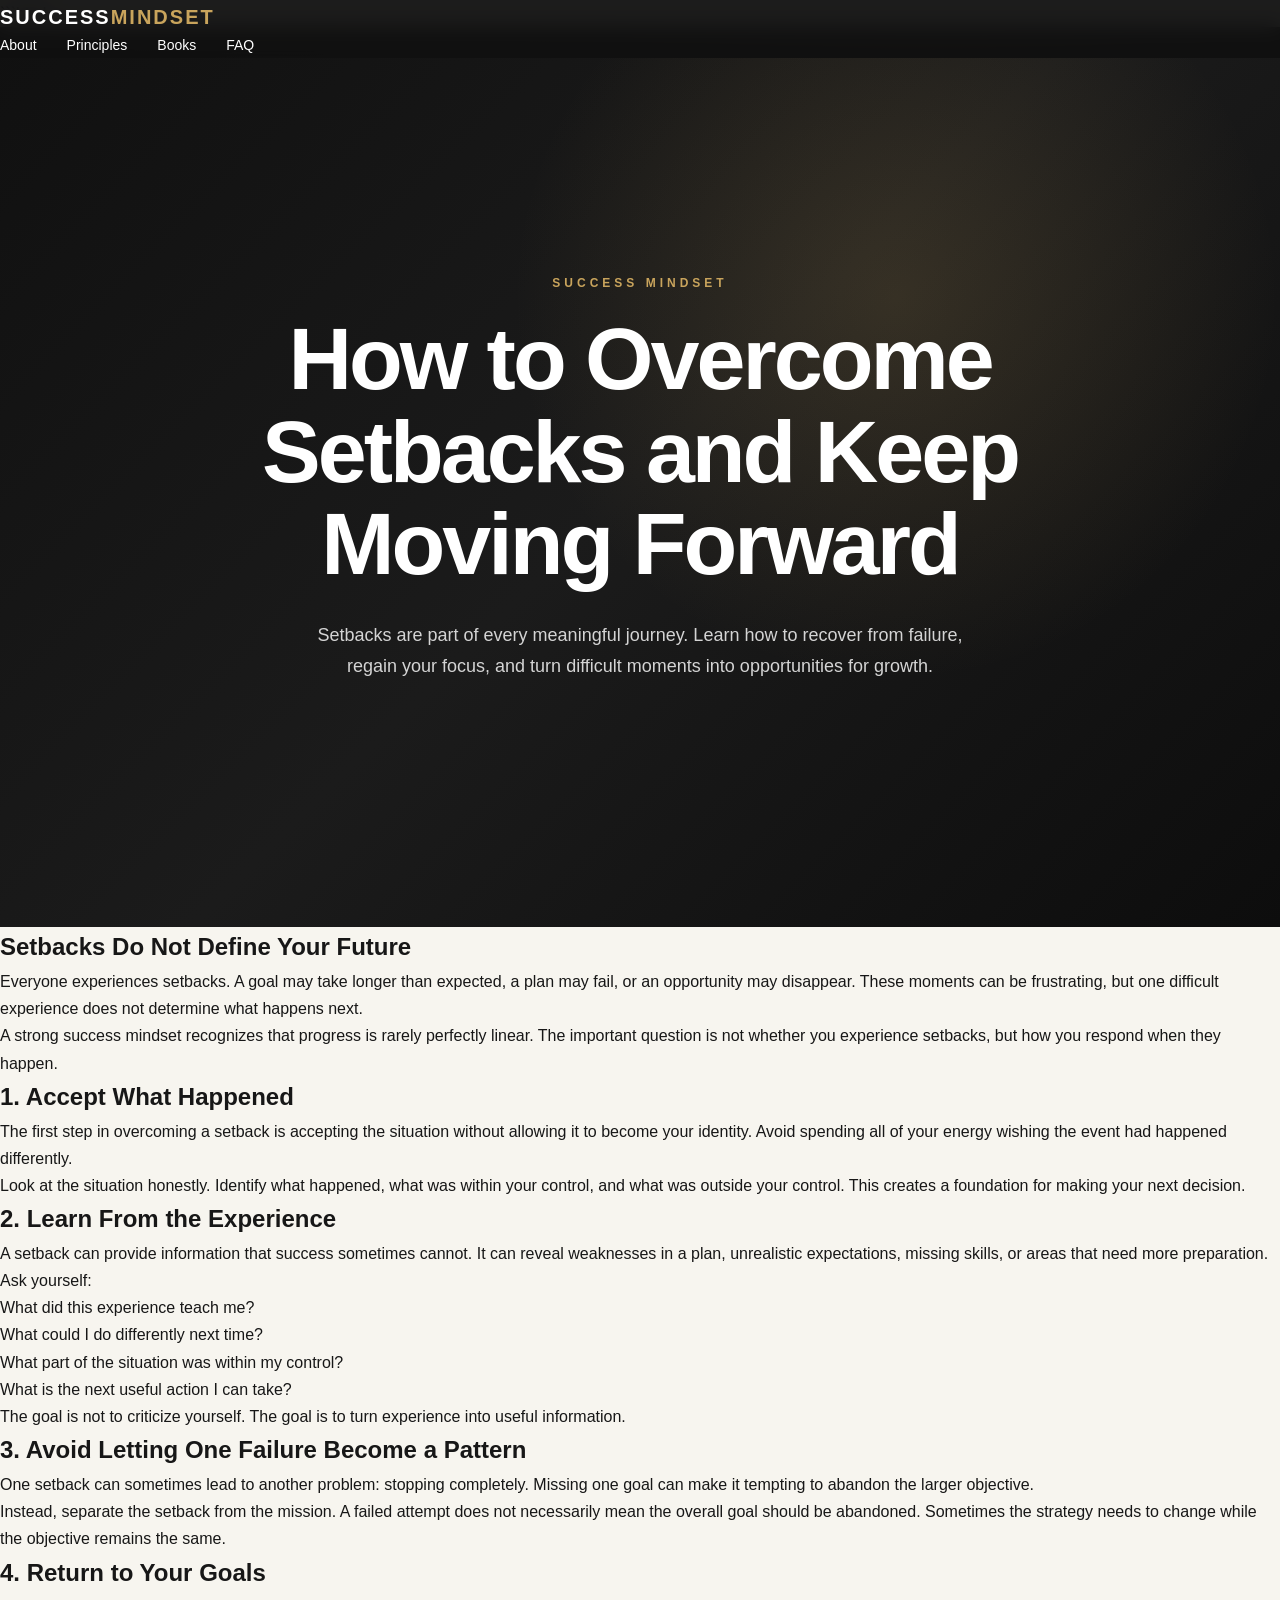
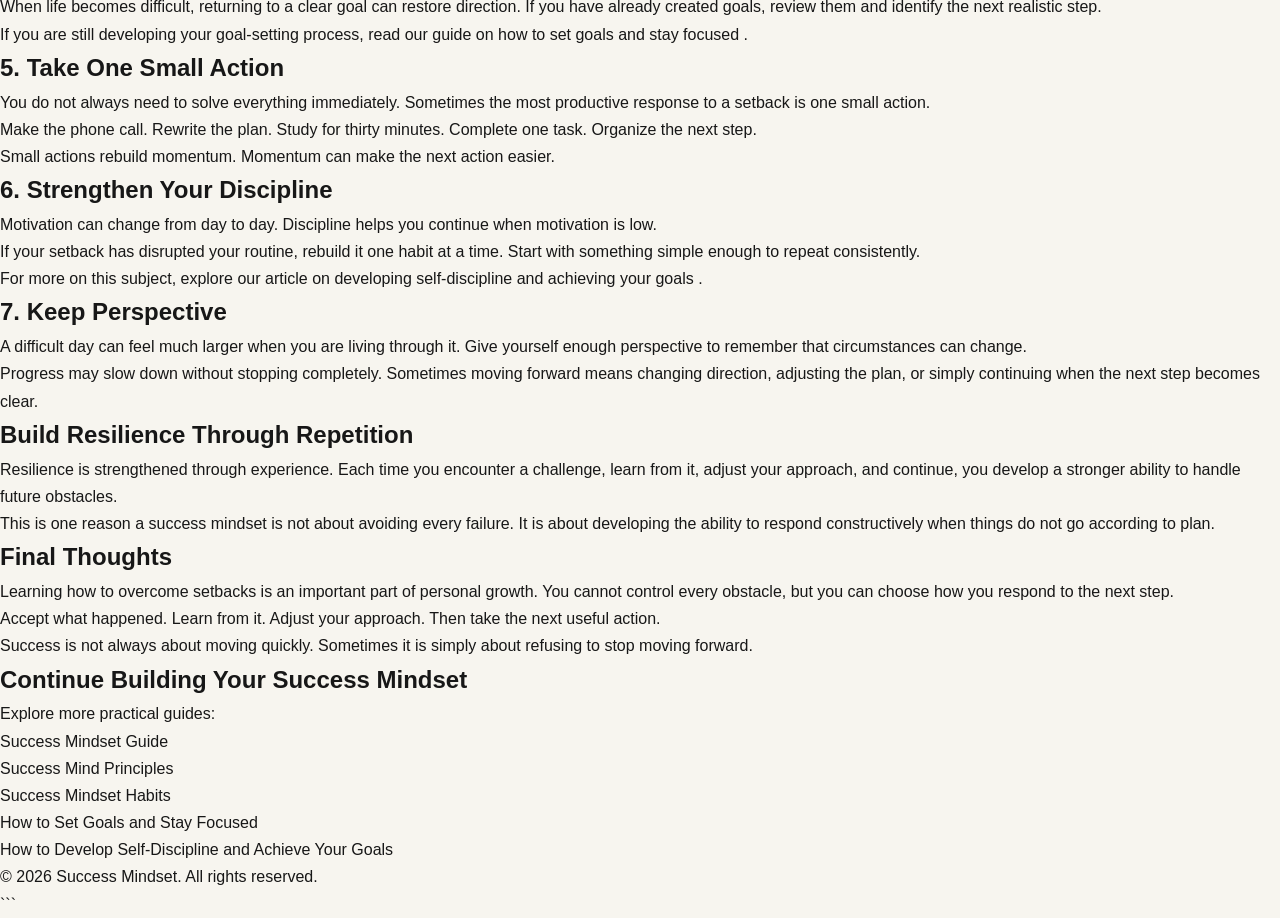
<file: how to overcome setbacks and keep moving forward.html>
```html
<!DOCTYPE html>
<html lang="en">
<head>
    <meta charset="UTF-8">
    <meta name="viewport" content="width=device-width, initial-scale=1.0">

    <title>How to Overcome Setbacks and Keep Moving Forward | Success Mindset</title>

    <meta name="description" content="Learn how to overcome setbacks, recover from failure, stay focused, and keep moving forward with a stronger success mindset.">

    <meta name="keywords" content="how to overcome setbacks, overcoming setbacks, how to overcome failure, resilience, staying motivated, success mindset, personal growth">

    <meta name="author" content="Success Mindset">

    <link rel="stylesheet" href="style.css">
</head>

<body>

    <header class="site-header">
        <nav class="site-nav">
            <a href="index.html" class="logo">
                SUCCESS<span>MINDSET</span>
            </a>

            <div class="nav-links">
                <a href="index.html#about">About</a>
                <a href="index.html#principles">Principles</a>
                <a href="index.html#books">Books</a>
                <a href="index.html#faq">FAQ</a>
            </div>
        </nav>
    </header>

    <main>

        <section class="hero">
            <div class="hero-content">
                <p class="eyebrow">SUCCESS MINDSET</p>

                <h1>How to Overcome Setbacks and Keep Moving Forward</h1>

                <p class="hero-text">
                    Setbacks are part of every meaningful journey. Learn how to
                    recover from failure, regain your focus, and turn difficult
                    moments into opportunities for growth.
                </p>
            </div>
        </section>

        <section class="content-section">
            <div class="content-container">

                <h2>Setbacks Do Not Define Your Future</h2>

                <p>
                    Everyone experiences setbacks. A goal may take longer than
                    expected, a plan may fail, or an opportunity may disappear.
                    These moments can be frustrating, but one difficult experience
                    does not determine what happens next.
                </p>

                <p>
                    A strong success mindset recognizes that progress is rarely
                    perfectly linear. The important question is not whether you
                    experience setbacks, but how you respond when they happen.
                </p>

                <h2>1. Accept What Happened</h2>

                <p>
                    The first step in overcoming a setback is accepting the
                    situation without allowing it to become your identity.
                    Avoid spending all of your energy wishing the event had
                    happened differently.
                </p>

                <p>
                    Look at the situation honestly. Identify what happened,
                    what was within your control, and what was outside your
                    control. This creates a foundation for making your next
                    decision.
                </p>

                <h2>2. Learn From the Experience</h2>

                <p>
                    A setback can provide information that success sometimes
                    cannot. It can reveal weaknesses in a plan, unrealistic
                    expectations, missing skills, or areas that need more
                    preparation.
                </p>

                <p>
                    Ask yourself:
                </p>

                <ul>
                    <li>What did this experience teach me?</li>
                    <li>What could I do differently next time?</li>
                    <li>What part of the situation was within my control?</li>
                    <li>What is the next useful action I can take?</li>
                </ul>

                <p>
                    The goal is not to criticize yourself. The goal is to turn
                    experience into useful information.
                </p>

                <h2>3. Avoid Letting One Failure Become a Pattern</h2>

                <p>
                    One setback can sometimes lead to another problem: stopping
                    completely. Missing one goal can make it tempting to abandon
                    the larger objective.
                </p>

                <p>
                    Instead, separate the setback from the mission. A failed
                    attempt does not necessarily mean the overall goal should be
                    abandoned. Sometimes the strategy needs to change while the
                    objective remains the same.
                </p>

                <h2>4. Return to Your Goals</h2>

                <p>
                    When life becomes difficult, returning to a clear goal can
                    restore direction. If you have already created goals, review
                    them and identify the next realistic step.
                </p>

                <p>
                    If you are still developing your goal-setting process, read
                    our guide on
                    <a href="how-to-set-goals-and-stay-focused.html">
                        how to set goals and stay focused
                    </a>.
                </p>

                <h2>5. Take One Small Action</h2>

                <p>
                    You do not always need to solve everything immediately.
                    Sometimes the most productive response to a setback is one
                    small action.
                </p>

                <p>
                    Make the phone call. Rewrite the plan. Study for thirty
                    minutes. Complete one task. Organize the next step.
                </p>

                <p>
                    Small actions rebuild momentum. Momentum can make the next
                    action easier.
                </p>

                <h2>6. Strengthen Your Discipline</h2>

                <p>
                    Motivation can change from day to day. Discipline helps you
                    continue when motivation is low.
                </p>

                <p>
                    If your setback has disrupted your routine, rebuild it one
                    habit at a time. Start with something simple enough to repeat
                    consistently.
                </p>

                <p>
                    For more on this subject, explore our article on
                    <a href="how-to-develop-self-discipline-and-achieve-your-goals.html">
                        developing self-discipline and achieving your goals
                    </a>.
                </p>

                <h2>7. Keep Perspective</h2>

                <p>
                    A difficult day can feel much larger when you are living
                    through it. Give yourself enough perspective to remember
                    that circumstances can change.
                </p>

                <p>
                    Progress may slow down without stopping completely. Sometimes
                    moving forward means changing direction, adjusting the plan,
                    or simply continuing when the next step becomes clear.
                </p>

                <h2>Build Resilience Through Repetition</h2>

                <p>
                    Resilience is strengthened through experience. Each time you
                    encounter a challenge, learn from it, adjust your approach,
                    and continue, you develop a stronger ability to handle future
                    obstacles.
                </p>

                <p>
                    This is one reason a success mindset is not about avoiding
                    every failure. It is about developing the ability to respond
                    constructively when things do not go according to plan.
                </p>

                <h2>Final Thoughts</h2>

                <p>
                    Learning how to overcome setbacks is an important part of
                    personal growth. You cannot control every obstacle, but you
                    can choose how you respond to the next step.
                </p>

                <p>
                    Accept what happened. Learn from it. Adjust your approach.
                    Then take the next useful action.
                </p>

                <p>
                    Success is not always about moving quickly. Sometimes it is
                    simply about refusing to stop moving forward.
                </p>

                <div class="article-links">

                    <h2>Continue Building Your Success Mindset</h2>

                    <p>
                        Explore more practical guides:
                    </p>

                    <ul>
                        <li>
                            <a href="success-mindset-guide.html">
                                Success Mindset Guide
                            </a>
                        </li>

                        <li>
                            <a href="success-mind-principles.html">
                                Success Mind Principles
                            </a>
                        </li>

                        <li>
                            <a href="success-mindset-habits.html">
                                Success Mindset Habits
                            </a>
                        </li>

                        <li>
                            <a href="how-to-set-goals-and-stay-focused.html">
                                How to Set Goals and Stay Focused
                            </a>
                        </li>

                        <li>
                            <a href="how-to-develop-self-discipline-and-achieve-your-goals.html">
                                How to Develop Self-Discipline and Achieve Your Goals
                            </a>
                        </li>
                    </ul>

                </div>

            </div>
        </section>

    </main>

    <footer class="site-footer">
        <p>&copy; 2026 Success Mindset. All rights reserved.</p>
    </footer>

</body>
</html>
```
</file>
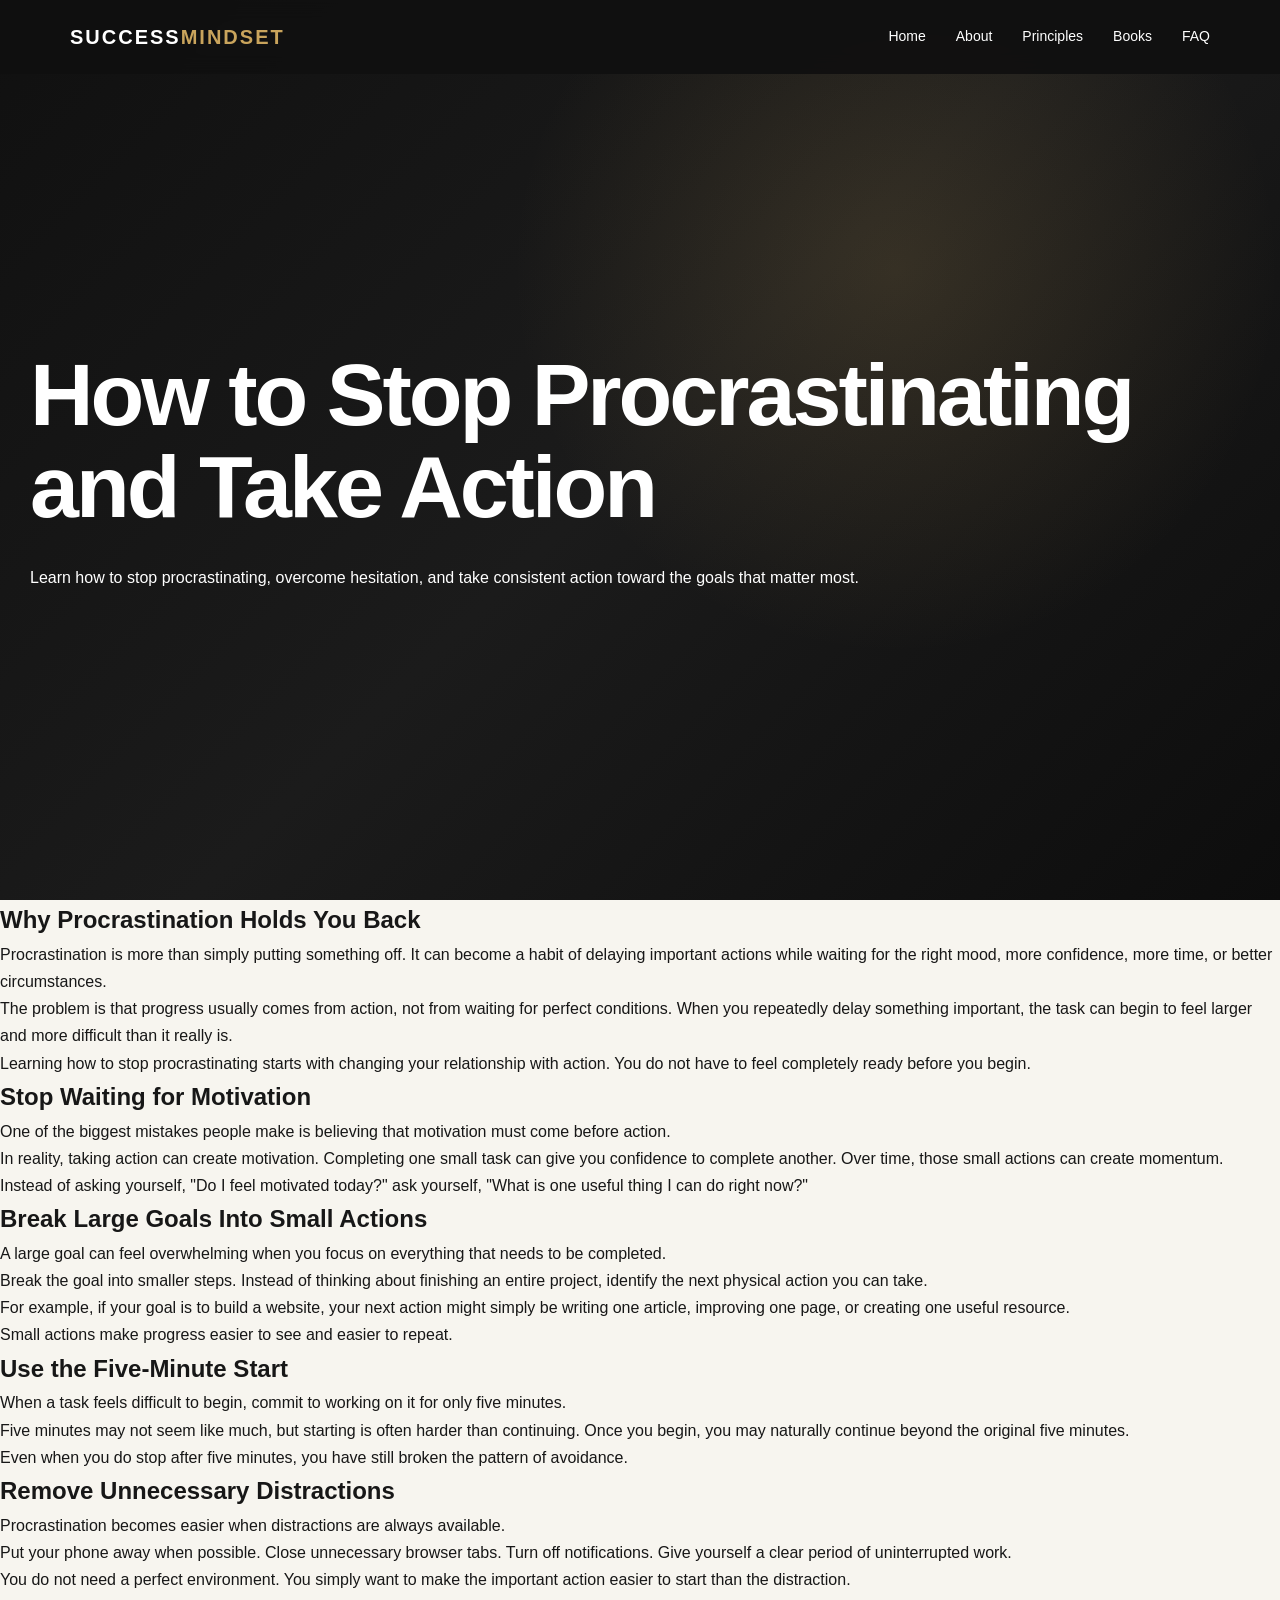
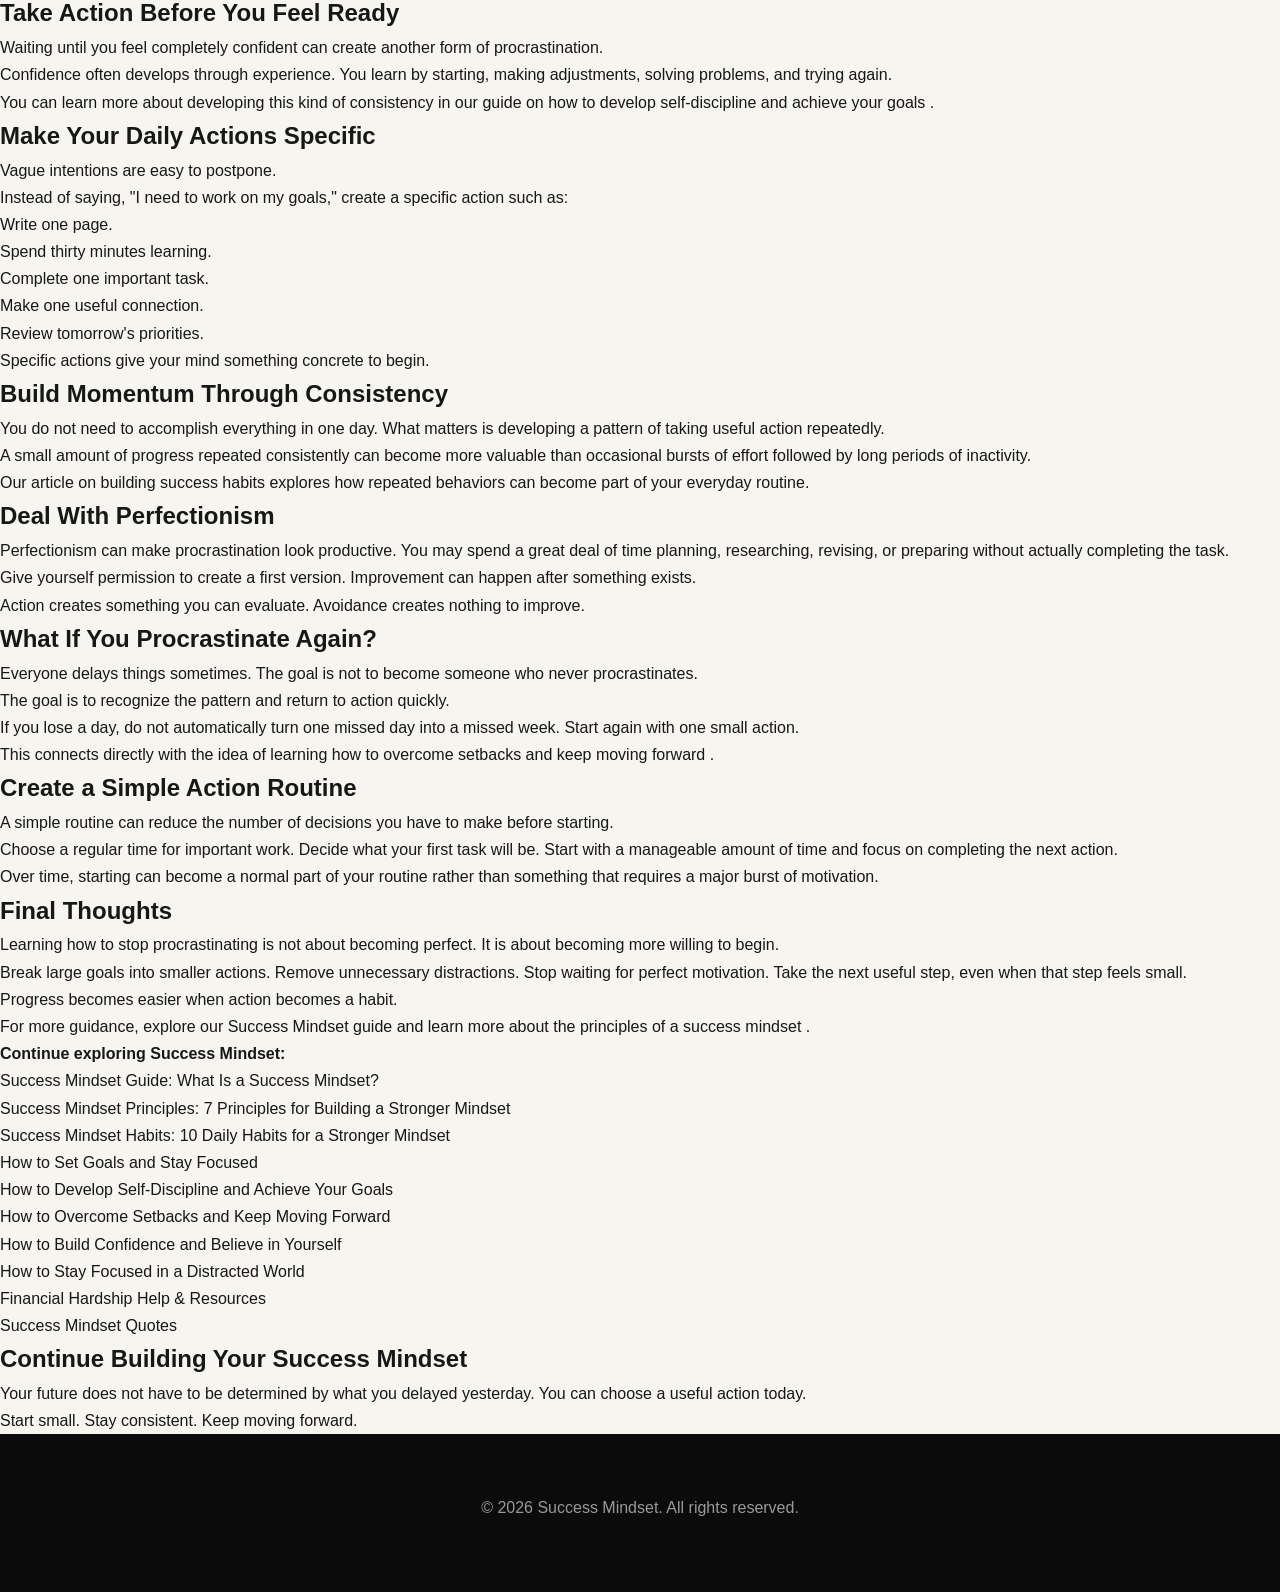
<file: how-to-stop-procrastinating-and-take-action.html>
<!DOCTYPE html>
<html lang="en">
<head>
    <meta charset="UTF-8">
    <meta name="viewport" content="width=device-width, initial-scale=1.0">

    <title>How to Stop Procrastinating and Take Action | Success Mindset</title>

    <meta name="description" content="Learn how to stop procrastinating, take action, overcome hesitation, and build consistent habits that move you toward your goals.">

    <meta name="keywords" content="how to stop procrastinating, stop procrastination, how to take action, overcome procrastination, productivity, success mindset, self discipline, success habits">

    <link rel="stylesheet" href="style.css">
</head>

<body>

<header class="site-header">
    <nav class="navbar" aria-label="Main navigation">
        <a href="index.html" class="logo">SUCCESS<span>MINDSET</span></a>

        <div class="nav-links">
            <a href="index.html">Home</a>
            <a href="index.html#about">About</a>
            <a href="index.html#principles">Principles</a>
            <a href="index.html#books">Books</a>
            <a href="index.html#faq">FAQ</a>
        </div>
    </nav>
</header>


<main>

    <section class="hero">
        <div class="container">
            <h1>How to Stop Procrastinating and Take Action</h1>

            <p>
                Learn how to stop procrastinating, overcome hesitation,
                and take consistent action toward the goals that matter most.
            </p>
        </div>
    </section>


    <section class="content-section">
        <div class="container">

            <h2>Why Procrastination Holds You Back</h2>

            <p>
                Procrastination is more than simply putting something off.
                It can become a habit of delaying important actions while
                waiting for the right mood, more confidence, more time, or
                better circumstances.
            </p>

            <p>
                The problem is that progress usually comes from action,
                not from waiting for perfect conditions. When you repeatedly
                delay something important, the task can begin to feel larger
                and more difficult than it really is.
            </p>

            <p>
                Learning how to stop procrastinating starts with changing
                your relationship with action. You do not have to feel
                completely ready before you begin.
            </p>


            <h2>Stop Waiting for Motivation</h2>

            <p>
                One of the biggest mistakes people make is believing that
                motivation must come before action.
            </p>

            <p>
                In reality, taking action can create motivation. Completing
                one small task can give you confidence to complete another.
                Over time, those small actions can create momentum.
            </p>

            <p>
                Instead of asking yourself, "Do I feel motivated today?"
                ask yourself, "What is one useful thing I can do right now?"
            </p>


            <h2>Break Large Goals Into Small Actions</h2>

            <p>
                A large goal can feel overwhelming when you focus on
                everything that needs to be completed.
            </p>

            <p>
                Break the goal into smaller steps. Instead of thinking about
                finishing an entire project, identify the next physical action
                you can take.
            </p>

            <p>
                For example, if your goal is to build a website, your next
                action might simply be writing one article, improving one
                page, or creating one useful resource.
            </p>

            <p>
                Small actions make progress easier to see and easier to repeat.
            </p>


            <h2>Use the Five-Minute Start</h2>

            <p>
                When a task feels difficult to begin, commit to working on it
                for only five minutes.
            </p>

            <p>
                Five minutes may not seem like much, but starting is often
                harder than continuing. Once you begin, you may naturally
                continue beyond the original five minutes.
            </p>

            <p>
                Even when you do stop after five minutes, you have still
                broken the pattern of avoidance.
            </p>


            <h2>Remove Unnecessary Distractions</h2>

            <p>
                Procrastination becomes easier when distractions are always
                available.
            </p>

            <p>
                Put your phone away when possible. Close unnecessary browser
                tabs. Turn off notifications. Give yourself a clear period
                of uninterrupted work.
            </p>

            <p>
                You do not need a perfect environment. You simply want to
                make the important action easier to start than the distraction.
            </p>


            <h2>Take Action Before You Feel Ready</h2>

            <p>
                Waiting until you feel completely confident can create another
                form of procrastination.
            </p>

            <p>
                Confidence often develops through experience. You learn by
                starting, making adjustments, solving problems, and trying
                again.
            </p>

            <p>
                You can learn more about developing this kind of consistency
                in our guide on
                <a href="how-to-develop-self-discipline-and-achieve-your-goals.html">
                    how to develop self-discipline and achieve your goals
                </a>.
            </p>


            <h2>Make Your Daily Actions Specific</h2>

            <p>
                Vague intentions are easy to postpone.
            </p>

            <p>
                Instead of saying, "I need to work on my goals," create a
                specific action such as:
            </p>

            <ul>
                <li>Write one page.</li>
                <li>Spend thirty minutes learning.</li>
                <li>Complete one important task.</li>
                <li>Make one useful connection.</li>
                <li>Review tomorrow's priorities.</li>
            </ul>

            <p>
                Specific actions give your mind something concrete to begin.
            </p>


            <h2>Build Momentum Through Consistency</h2>

            <p>
                You do not need to accomplish everything in one day.
                What matters is developing a pattern of taking useful action
                repeatedly.
            </p>

            <p>
                A small amount of progress repeated consistently can become
                more valuable than occasional bursts of effort followed by
                long periods of inactivity.
            </p>

            <p>
                Our article on
                <a href="success-mindset-habits.html">
                    building success habits
                </a>
                explores how repeated behaviors can become part of your
                everyday routine.
            </p>


            <h2>Deal With Perfectionism</h2>

            <p>
                Perfectionism can make procrastination look productive.
                You may spend a great deal of time planning, researching,
                revising, or preparing without actually completing the task.
            </p>

            <p>
                Give yourself permission to create a first version.
                Improvement can happen after something exists.
            </p>

            <p>
                Action creates something you can evaluate. Avoidance creates
                nothing to improve.
            </p>


            <h2>What If You Procrastinate Again?</h2>

            <p>
                Everyone delays things sometimes. The goal is not to become
                someone who never procrastinates.
            </p>

            <p>
                The goal is to recognize the pattern and return to action
                quickly.
            </p>

            <p>
                If you lose a day, do not automatically turn one missed day
                into a missed week. Start again with one small action.
            </p>

            <p>
                This connects directly with the idea of learning how to
                <a href="how-to-overcome-setbacks-and-keep-moving-forward.html">
                    overcome setbacks and keep moving forward
                </a>.
            </p>


            <h2>Create a Simple Action Routine</h2>

            <p>
                A simple routine can reduce the number of decisions you have
                to make before starting.
            </p>

            <p>
                Choose a regular time for important work. Decide what your
                first task will be. Start with a manageable amount of time
                and focus on completing the next action.
            </p>

            <p>
                Over time, starting can become a normal part of your routine
                rather than something that requires a major burst of motivation.
            </p>


            <h2>Final Thoughts</h2>

            <p>
                Learning how to stop procrastinating is not about becoming
                perfect. It is about becoming more willing to begin.
            </p>

            <p>
                Break large goals into smaller actions. Remove unnecessary
                distractions. Stop waiting for perfect motivation. Take the
                next useful step, even when that step feels small.
            </p>

            <p>
                Progress becomes easier when action becomes a habit.
            </p>

            <p>
                For more guidance, explore our
                <a href="success-mindset-guide.html">
                    Success Mindset guide
                </a>
                and learn more about the
                <a href="success-mind-principles.html">
                    principles of a success mindset
                </a>.
            </p>


            <div class="article-related">
                <p><strong>Continue exploring Success Mindset:</strong></p>
                <ul>
                    <li><a href="success-mindset-guide.html">Success Mindset Guide: What Is a Success Mindset?</a></li>
                    <li><a href="success-mind-principles.html">Success Mindset Principles: 7 Principles for Building a Stronger Mindset</a></li>
                    <li><a href="success-mindset-habits.html">Success Mindset Habits: 10 Daily Habits for a Stronger Mindset</a></li>
                    <li><a href="how-to-set-goals-and-stay-focused.html">How to Set Goals and Stay Focused</a></li>
                    <li><a href="how-to-develop-self-discipline-and-achieve-your-goals.html">How to Develop Self-Discipline and Achieve Your Goals</a></li>
                    <li><a href="how-to-overcome-setbacks-and-keep-moving-forward.html">How to Overcome Setbacks and Keep Moving Forward</a></li>
                    <li><a href="how-to-build-confidence-and-believe-in-yourself.html">How to Build Confidence and Believe in Yourself</a></li>
                    <li><a href="how-to-stay-focused-in-a-distracted-world.html">How to Stay Focused in a Distracted World</a></li>
                    <li><a href="fin-hardship-help-and-resources.html">Financial Hardship Help &amp; Resources</a></li>
                    <li><a href="successmindset-quotes.html">Success Mindset Quotes</a></li>
                </ul>
            </div>


            <h2>Continue Building Your Success Mindset</h2>

            <p>
                Your future does not have to be determined by what you delayed
                yesterday. You can choose a useful action today.
            </p>

            <p>
                Start small. Stay consistent. Keep moving forward.
            </p>

        </div>
    </section>

</main>


<footer class="footer">
    <div class="footer-content">
        <p>&copy; 2026 Success Mindset. All rights reserved.</p>
    </div>
</footer>

</body>
</html>
</file>
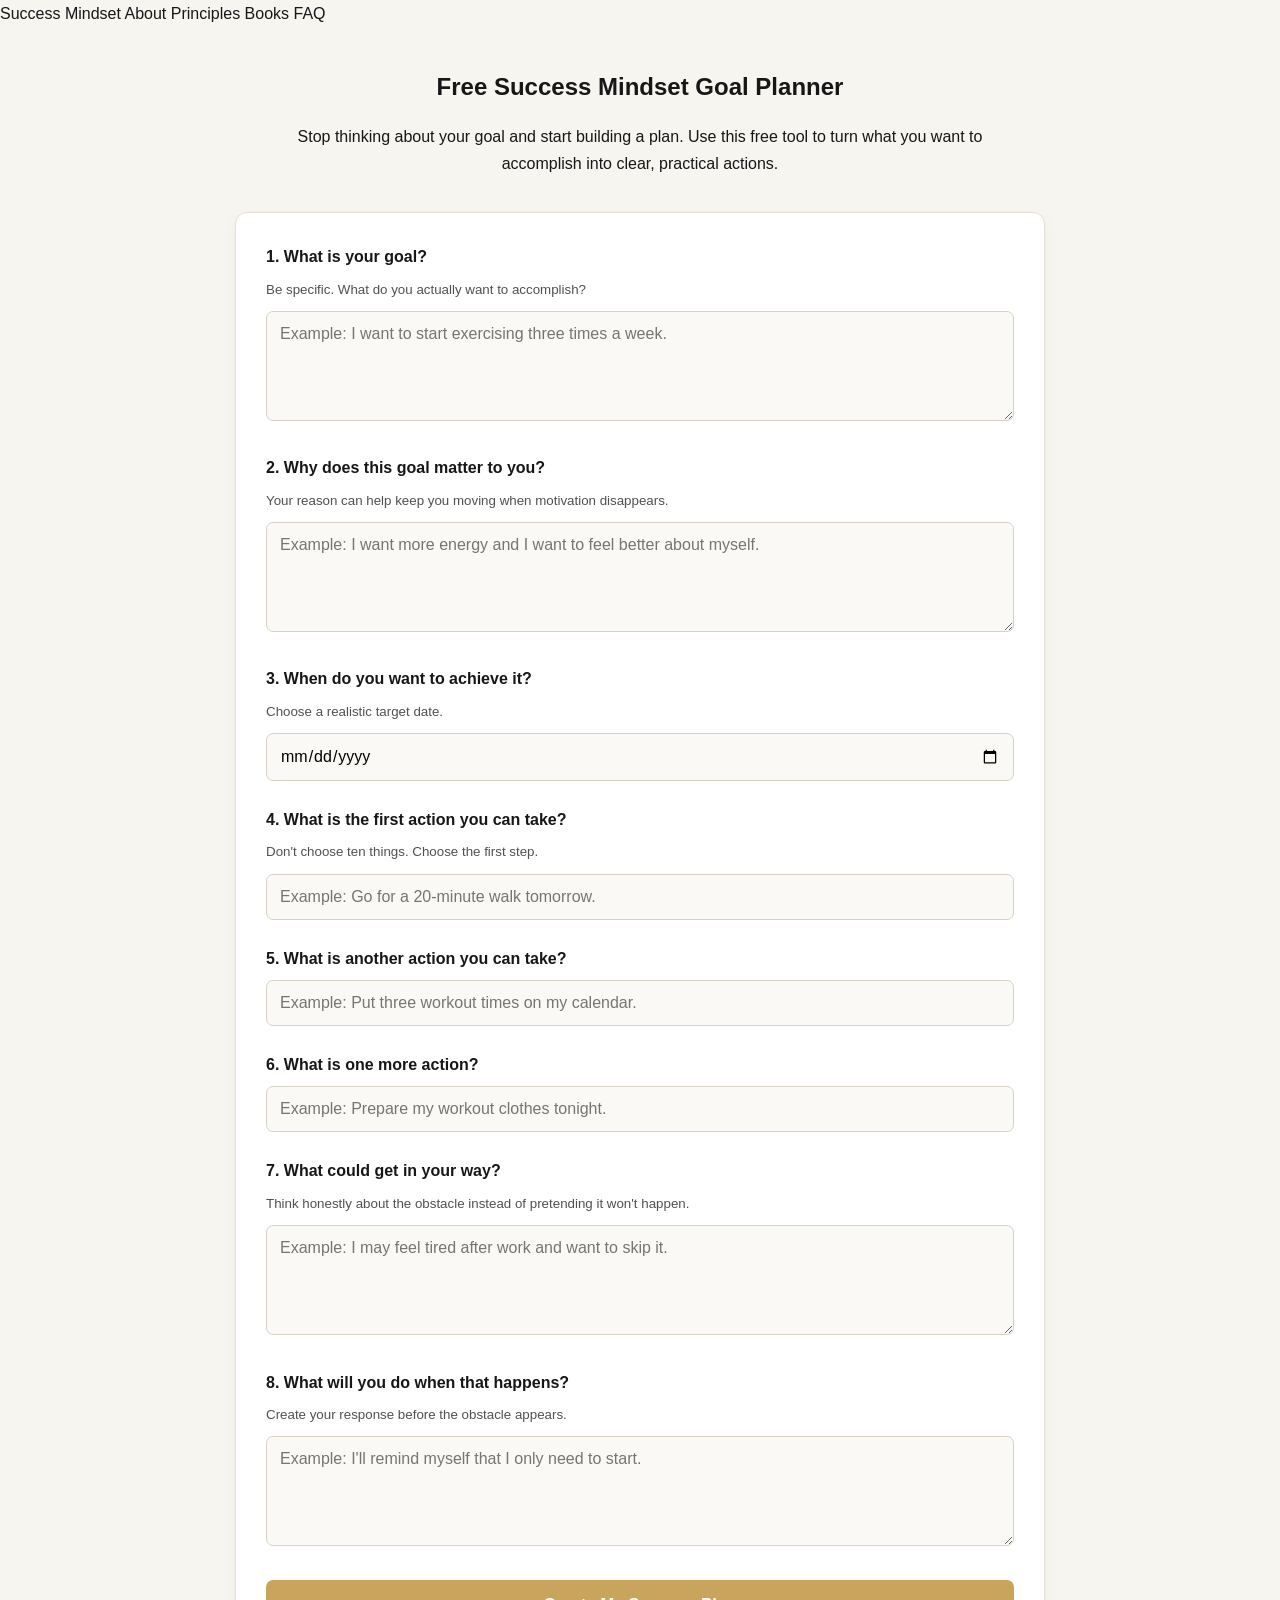
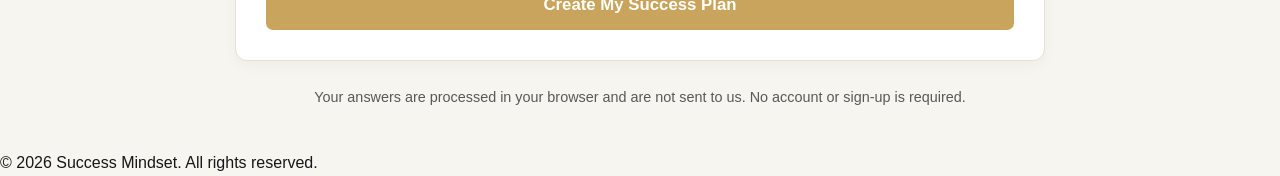
<file: success-mindset-goal-planner.html>
<!DOCTYPE html>
<html lang="en">
<head>
    <meta charset="UTF-8">
    <meta name="viewport" content="width=device-width, initial-scale=1.0">

    <title>Free Success Mindset Goal Planner | Success Mindset</title>

    <meta name="description" content="Use this free Success Mindset Goal Planner to turn your goal into a clear action plan. Define your goal, identify obstacles, and create your next steps.">

    <meta name="keywords" content="free goal planner, success mindset goal planner, goal setting tool, goal planning, success goals, personal growth, take action">

    <link rel="stylesheet" href="style.css">

    <style>
        .planner-container {
            max-width: 850px;
            margin: 40px auto;
            padding: 0 20px;
        }

        .planner-intro {
            text-align: center;
            margin-bottom: 35px;
        }

        .planner-intro h1 {
            margin-bottom: 15px;
        }

        .planner-intro p {
            max-width: 700px;
            margin: 0 auto;
            line-height: 1.7;
        }

        .planner-card {
            background: #fff;
            border: 1px solid #e5e0d5;
            border-radius: 12px;
            padding: 30px;
            margin-bottom: 25px;
            box-shadow: 0 4px 14px rgba(0,0,0,0.04);
        }

        .planner-card h2 {
            margin-bottom: 10px;
        }

        .planner-card .question {
            margin-bottom: 25px;
        }

        .planner-card label {
            display: block;
            font-weight: 600;
            margin-bottom: 8px;
        }

        .planner-card small {
            display: block;
            margin-bottom: 10px;
            opacity: 0.75;
        }

        .planner-card input,
        .planner-card textarea {
            width: 100%;
            padding: 13px;
            border: 1px solid #d8d2c5;
            border-radius: 7px;
            font-family: inherit;
            font-size: 1rem;
            background: #faf9f5;
        }

        .planner-card textarea {
            min-height: 110px;
            resize: vertical;
        }

        .planner-card input:focus,
        .planner-card textarea:focus {
            outline: 2px solid #e0bd76;
            border-color: #c9a45c;
        }

        .action-button {
            display: block;
            width: 100%;
            border: none;
            border-radius: 7px;
            padding: 15px 20px;
            background: #c9a45c;
            color: #fff;
            font-size: 1.05rem;
            font-weight: 700;
            cursor: pointer;
            margin-top: 10px;
        }

        .action-button:hover {
            opacity: 0.9;
        }

        .secondary-button {
            background: transparent;
            color: #333;
            border: 1px solid #c9a45c;
            margin-top: 12px;
        }

        #result {
            display: none;
        }

        .success-plan {
            border-left: 4px solid #c9a45c;
            padding-left: 20px;
        }

        .success-plan h3 {
            margin-top: 25px;
            margin-bottom: 8px;
        }

        .success-plan p {
            line-height: 1.7;
            white-space: pre-wrap;
        }

        .take-action-box {
            margin-top: 30px;
            padding: 20px;
            background: #f7f5ef;
            border-radius: 8px;
            text-align: center;
        }

        .take-action-box strong {
            font-size: 1.15rem;
        }

        .privacy-note {
            text-align: center;
            font-size: 0.9rem;
            opacity: 0.7;
            margin-top: 20px;
            line-height: 1.6;
        }

        @media (max-width: 600px) {
            .planner-card {
                padding: 22px;
            }

            .planner-container {
                margin-top: 25px;
            }
        }
    </style>
</head>

<body>

<header>
    <nav>
        <a href="index.html">Success Mindset</a>
        <a href="index.html#about">About</a>
        <a href="index.html#principles">Principles</a>
        <a href="index.html#books">Books</a>
        <a href="index.html#faq">FAQ</a>
    </nav>
</header>

<main class="planner-container">

    <section class="planner-intro">
        <h1>Free Success Mindset Goal Planner</h1>

        <p>
            Stop thinking about your goal and start building a plan.
            Use this free tool to turn what you want to accomplish into
            clear, practical actions.
        </p>
    </section>

    <section class="planner-card">

        <div class="question">
            <label for="goal">1. What is your goal?</label>
            <small>Be specific. What do you actually want to accomplish?</small>
            <textarea id="goal" placeholder="Example: I want to start exercising three times a week."></textarea>
        </div>

        <div class="question">
            <label for="why">2. Why does this goal matter to you?</label>
            <small>Your reason can help keep you moving when motivation disappears.</small>
            <textarea id="why" placeholder="Example: I want more energy and I want to feel better about myself."></textarea>
        </div>

        <div class="question">
            <label for="deadline">3. When do you want to achieve it?</label>
            <small>Choose a realistic target date.</small>
            <input type="date" id="deadline">
        </div>

        <div class="question">
            <label for="action1">4. What is the first action you can take?</label>
            <small>Don't choose ten things. Choose the first step.</small>
            <input type="text" id="action1" placeholder="Example: Go for a 20-minute walk tomorrow.">
        </div>

        <div class="question">
            <label for="action2">5. What is another action you can take?</label>
            <input type="text" id="action2" placeholder="Example: Put three workout times on my calendar.">
        </div>

        <div class="question">
            <label for="action3">6. What is one more action?</label>
            <input type="text" id="action3" placeholder="Example: Prepare my workout clothes tonight.">
        </div>

        <div class="question">
            <label for="obstacle">7. What could get in your way?</label>
            <small>Think honestly about the obstacle instead of pretending it won't happen.</small>
            <textarea id="obstacle" placeholder="Example: I may feel tired after work and want to skip it."></textarea>
        </div>

        <div class="question">
            <label for="response">8. What will you do when that happens?</label>
            <small>Create your response before the obstacle appears.</small>
            <textarea id="response" placeholder="Example: I'll remind myself that I only need to start."></textarea>
        </div>

        <button class="action-button" onclick="createPlan()">
            Create My Success Plan
        </button>

    </section>

    <section class="planner-card" id="result">

        <h2>Your Success Plan</h2>

        <div class="success-plan">

            <h3>My Goal</h3>
            <p id="resultGoal"></p>

            <h3>Why It Matters</h3>
            <p id="resultWhy"></p>

            <h3>My Target Date</h3>
            <p id="resultDeadline"></p>

            <h3>My First Three Actions</h3>
            <p id="resultActions"></p>

            <h3>What Could Get in My Way</h3>
            <p id="resultObstacle"></p>

            <h3>How I Will Respond</h3>
            <p id="resultResponse"></p>

            <div class="take-action-box">
                <strong>Now comes the important part.</strong>
                <p>Don't just make the plan.</p>
                <p><strong>Take action.</strong></p>
            </div>

        </div>

        <button class="action-button secondary-button" onclick="window.print()">
            Print My Success Plan
        </button>

        <button class="action-button secondary-button" onclick="startOver()">
            Start Over
        </button>

    </section>

    <p class="privacy-note">
        Your answers are processed in your browser and are not sent to us.
        No account or sign-up is required.
    </p>

</main>

<footer>
    <p>&copy; 2026 Success Mindset. All rights reserved.</p>
</footer>

<script>
function createPlan() {

    const goal = document.getElementById("goal").value.trim();
    const why = document.getElementById("why").value.trim();
    const deadline = document.getElementById("deadline").value;
    const action1 = document.getElementById("action1").value.trim();
    const action2 = document.getElementById("action2").value.trim();
    const action3 = document.getElementById("action3").value.trim();
    const obstacle = document.getElementById("obstacle").value.trim();
    const response = document.getElementById("response").value.trim();

    if (!goal || !why || !deadline || !action1 || !obstacle || !response) {
        alert("Please complete the required sections before creating your plan.");
        return;
    }

    document.getElementById("resultGoal").textContent = goal;
    document.getElementById("resultWhy").textContent = why;

    const formattedDate = new Date(deadline + "T00:00:00").toLocaleDateString(
        undefined,
        {
            year: "numeric",
            month: "long",
            day: "numeric"
        }
    );

    document.getElementById("resultDeadline").textContent = formattedDate;

    let actions = "1. " + action1;

    if (action2) {
        actions += "\n2. " + action2;
    }

    if (action3) {
        actions += "\n3. " + action3;
    }

    document.getElementById("resultActions").textContent = actions;
    document.getElementById("resultObstacle").textContent = obstacle;
    document.getElementById("resultResponse").textContent = response;

    document.getElementById("result").style.display = "block";

    document.getElementById("result").scrollIntoView({
        behavior: "smooth"
    });
}

function startOver() {

    document.getElementById("goal").value = "";
    document.getElementById("why").value = "";
    document.getElementById("deadline").value = "";
    document.getElementById("action1").value = "";
    document.getElementById("action2").value = "";
    document.getElementById("action3").value = "";
    document.getElementById("obstacle").value = "";
    document.getElementById("response").value = "";

    document.getElementById("result").style.display = "none";

    window.scrollTo({
        top: 0,
        behavior: "smooth"
    });
}
</script>

</body>
</html>
</file>
<file: style.css>
/* =========================================
   SUCCESS MINDSET
   Main Website Styles
   ========================================= */


/* ---------- RESET ---------- */

* {
    margin: 0;
    padding: 0;
    box-sizing: border-box;
}

html {
    scroll-behavior: smooth;
}

body {
    font-family: Arial, Helvetica, sans-serif;
    background: #f7f5ef;
    color: #171717;
    line-height: 1.7;
}

a {
    text-decoration: none;
    color: inherit;
}


/* ---------- COLORS ---------- */

:root {
    --black: #101010;
    --dark: #171717;
    --gold: #c9a45c;
    --gold-light: #e0bd76;
    --cream: #f7f5ef;
    --white: #ffffff;
    --gray: #666666;
    --light-gray: #e8e5dc;
}


/* ---------- NAVIGATION ---------- */

.site-header {
    position: fixed;
    top: 0;
    left: 0;
    width: 100%;
    z-index: 1000;
    background: rgba(16, 16, 16, 0.95);
    backdrop-filter: blur(10px);
}

.navbar {
    max-width: 1200px;
    margin: 0 auto;
    padding: 20px 30px;

    display: flex;
    justify-content: space-between;
    align-items: center;
}

.logo {
    color: var(--white);
    font-size: 20px;
    font-weight: 800;
    letter-spacing: 2px;
}

.logo span {
    color: var(--gold);
}

.nav-links {
    display: flex;
    gap: 30px;
}

.nav-links a {
    color: #ffffff;
    font-size: 14px;
    transition: color 0.3s ease;
}

.nav-links a:hover {
    color: var(--gold-light);
}


/* ---------- HERO ---------- */

.hero {
    min-height: 100vh;

    display: flex;
    align-items: center;

    background:
        radial-gradient(
            circle at 70% 30%,
            rgba(201, 164, 92, 0.16),
            transparent 35%
        ),
        linear-gradient(
            135deg,
            #101010 0%,
            #1b1b1b 50%,
            #0d0d0d 100%
        );

    color: var(--white);

    padding: 140px 30px 100px;
}

.hero-content {
    max-width: 900px;
    margin: 0 auto;
    text-align: center;
}

.eyebrow {
    color: var(--gold);
    font-size: 12px;
    font-weight: 700;
    letter-spacing: 4px;
    margin-bottom: 20px;
}

.hero h1 {
    font-size: clamp(48px, 8vw, 88px);
    line-height: 1.05;
    letter-spacing: -3px;
    margin-bottom: 30px;
}

.hero h1 span {
    color: var(--gold);
}

.hero-text {
    max-width: 700px;
    margin: 0 auto 40px;

    color: #d4d4d4;
    font-size: 18px;
}

.hero-buttons {
    display: flex;
    justify-content: center;
    gap: 15px;
    flex-wrap: wrap;
}


/* ---------- BUTTONS ---------- */

.button {
    display: inline-block;

    padding: 15px 28px;

    border-radius: 4px;

    font-size: 14px;
    font-weight: 700;

    transition:
        transform 0.3s ease,
        background 0.3s ease,
        color 0.3s ease;
}

.button:hover {
    transform: translateY(-3px);
}

.button-primary {
    background: var(--gold);
    color: #111111;
}

.button-primary:hover {
    background: var(--gold-light);
}

.button-secondary {
    border: 1px solid #777777;
    color: white;
}

.button-secondary:hover {
    border-color: var(--gold);
    color: var(--gold-light);
}


/* ---------- GENERAL SECTIONS ---------- */

.section {
    max-width: 1200px;
    margin: 0 auto;

    padding: 110px 30px;
}

.section-heading {
    max-width: 800px;
    margin: 0 auto 60px;

    text-align: center;
}

.section-heading h2 {
    font-size: clamp(36px, 5vw, 58px);
    line-height: 1.1;

    margin-bottom: 20px;
}

.section-heading > p:not(.eyebrow) {
    color: var(--gray);
    font-size: 17px;
}


/* ---------- ABOUT ---------- */

.content-text {
    max-width: 800px;
    margin: 0 auto;
}

.content-text p {
    margin-bottom: 25px;
    color: #454545;
    font-size: 18px;
}


/* ---------- DARK SECTION ---------- */

.section-dark {
    max-width: none;

    background: var(--black);
    color: white;

    padding-left: max(30px, calc((100vw - 1140px) / 2));
    padding-right: max(30px, calc((100vw - 1140px) / 2));
}

.section-dark .section-heading > p:not(.eyebrow) {
    color: #aaaaaa;
}


/* ---------- PRINCIPLES ---------- */

.principles-grid {
    display: grid;

    grid-template-columns: repeat(5, 1fr);

    gap: 20px;
}

.principle-card {
    border: 1px solid #303030;

    padding: 28px 22px;

    background: #151515;

    transition:
        transform 0.3s ease,
        border-color 0.3s ease;
}

.principle-card:hover {
    transform: translateY(-6px);
    border-color: var(--gold);
}

.principle-card span {
    color: var(--gold);

    font-size: 13px;
    font-weight: 700;
}

.principle-card h3 {
    margin: 15px 0 10px;

    font-size: 18px;
}

.principle-card p {
    color: #aaaaaa;
    font-size: 14px;
}


/* ---------- STEPS ---------- */

.steps {
    max-width: 850px;
    margin: 0 auto;
}

.step {
    display: grid;

    grid-template-columns: 70px 1fr;

    gap: 25px;

    padding: 30px 0;

    border-bottom: 1px solid var(--light-gray);
}

.step > span {
    color: var(--gold);

    font-size: 28px;
    font-weight: 800;
}

.step h3 {
    margin-bottom: 8px;
    font-size: 22px;
}

.step p {
    color: var(--gray);
}


/* ---------- BOOKS ---------- */

.books-section {
    max-width: none;

    background: #eeeae0;

    padding-left: max(30px, calc((100vw - 1140px) / 2));
    padding-right: max(30px, calc((100vw - 1140px) / 2));
}

.books-grid {
    display: grid;

    grid-template-columns: repeat(2, 1fr);

    gap: 25px;

    max-width: 1000px;
    margin: 0 auto;
}

.book-card {
    position: relative;

    background: white;

    padding: 40px;

    border: 1px solid #ddd7c9;

    box-shadow: 0 10px 30px rgba(0, 0, 0, 0.04);

    transition:
        transform 0.3s ease,
        box-shadow 0.3s ease;
}

.book-card:hover {
    transform: translateY(-6px);

    box-shadow:
        0 20px 40px rgba(0, 0, 0, 0.09);
}

.book-number {
    color: var(--gold);

    font-size: 13px;
    font-weight: 800;

    letter-spacing: 2px;

    margin-bottom: 20px;
}

.book-card h3 {
    font-size: 28px;
    margin-bottom: 15px;
}

.book-card p {
    color: var(--gray);
    margin-bottom: 30px;
}

.book-button {
    display: inline-block;

    padding: 13px 22px;

    background: var(--black);
    color: white;

    font-size: 13px;
    font-weight: 700;

    transition: background 0.3s ease;
}

.book-button:hover {
    background: var(--gold);
    color: #111111;
}

.featured-book {
    border: 2px solid var(--gold);
}


/* ---------- QUOTE ---------- */

.quote-section {
    background: var(--black);

    color: white;

    padding: 130px 30px;

    text-align: center;
}

.quote-content {
    max-width: 850px;
    margin: 0 auto;
}

.quote-section blockquote {
    font-size: clamp(30px, 5vw, 52px);

    line-height: 1.2;

    font-weight: 700;

    margin-bottom: 30px;
}

.quote-section > .quote-content > p:last-child {
    color: #aaaaaa;
}


/* ---------- FAQ ---------- */

.faq {
    max-width: 850px;
    margin: 0 auto;
}

.faq details {
    border-bottom: 1px solid var(--light-gray);
    padding: 22px 0;
}

.faq summary {
    cursor: pointer;

    font-size: 18px;
    font-weight: 700;

    list-style: none;

    position: relative;

    padding-right: 30px;
}

.faq summary::-webkit-details-marker {
    display: none;
}

.faq summary::after {
    content: "+";

    position: absolute;
    right: 0;
    top: 0;

    color: var(--gold);

    font-size: 22px;
}

.faq details[open] summary::after {
    content: "−";
}

.faq details p {
    color: var(--gray);

    padding-top: 15px;

    max-width: 750px;
}


/* ---------- FOOTER ---------- */

.footer {
    background: #0b0b0b;

    color: white;

    padding: 60px 30px;

    text-align: center;
}

.footer-content {
    max-width: 800px;
    margin: 0 auto;
}

.footer .logo {
    display: inline-block;
    margin-bottom: 20px;
}

.footer p {
    color: #999999;
    margin-bottom: 10px;
}

.footer .copyright {
    font-size: 13px;
    margin-top: 25px;
}


/* ---------- MOBILE ---------- */

@media (max-width: 900px) {

    .principles-grid {
        grid-template-columns: repeat(2, 1fr);
    }

}


@media (max-width: 650px) {

    .navbar {
        padding: 18px 20px;
    }

    .nav-links {
        display: none;
    }

    .hero {
        padding-left: 20px;
        padding-right: 20px;
    }

    .hero h1 {
        letter-spacing: -2px;
    }

    .hero-text {
        font-size: 16px;
    }

    .section {
        padding: 80px 20px;
    }

    .principles-grid {
        grid-template-columns: 1fr;
    }

    .books-grid {
        grid-template-columns: 1fr;
    }

    .book-card {
        padding: 30px;
    }

    .step {
        grid-template-columns: 50px 1fr;
        gap: 15px;
    }

    .step h3 {
        font-size: 19px;
    }

    .quote-section {
        padding: 90px 20px;
    }

}
</file>
